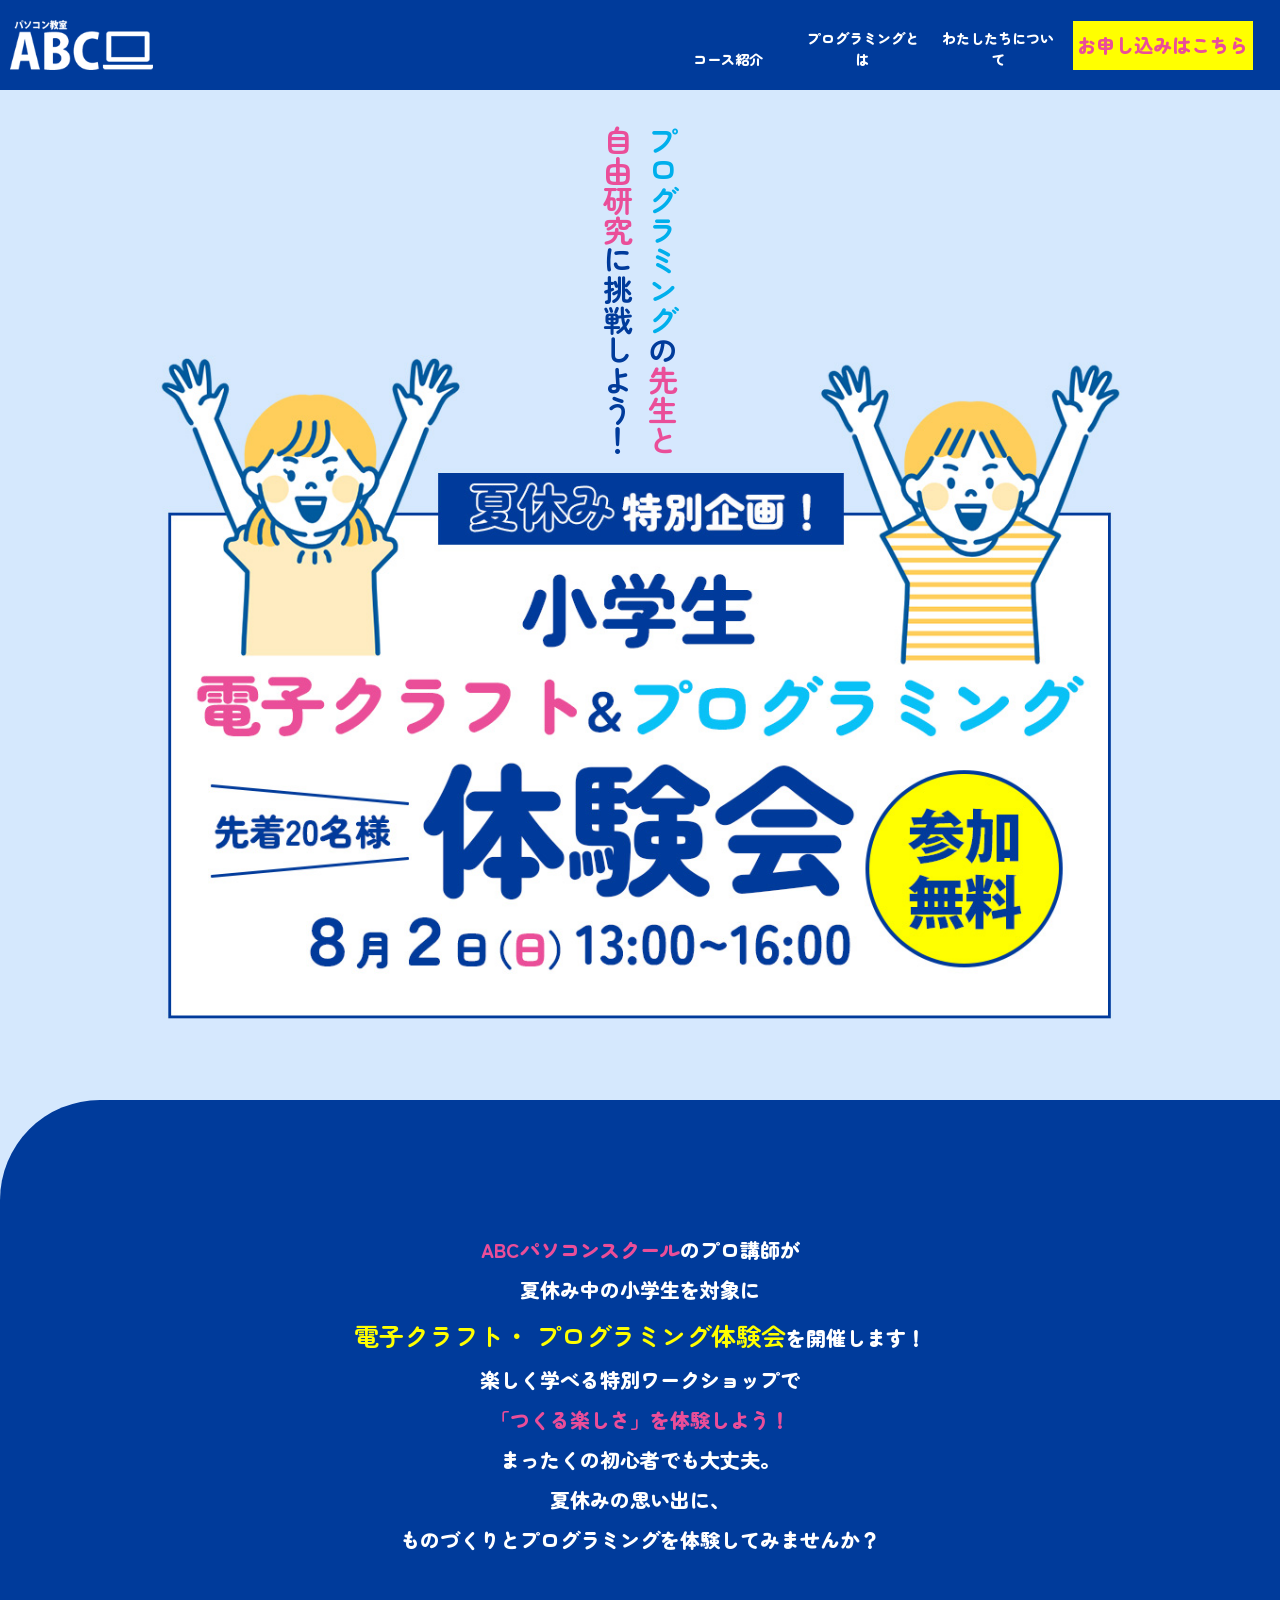
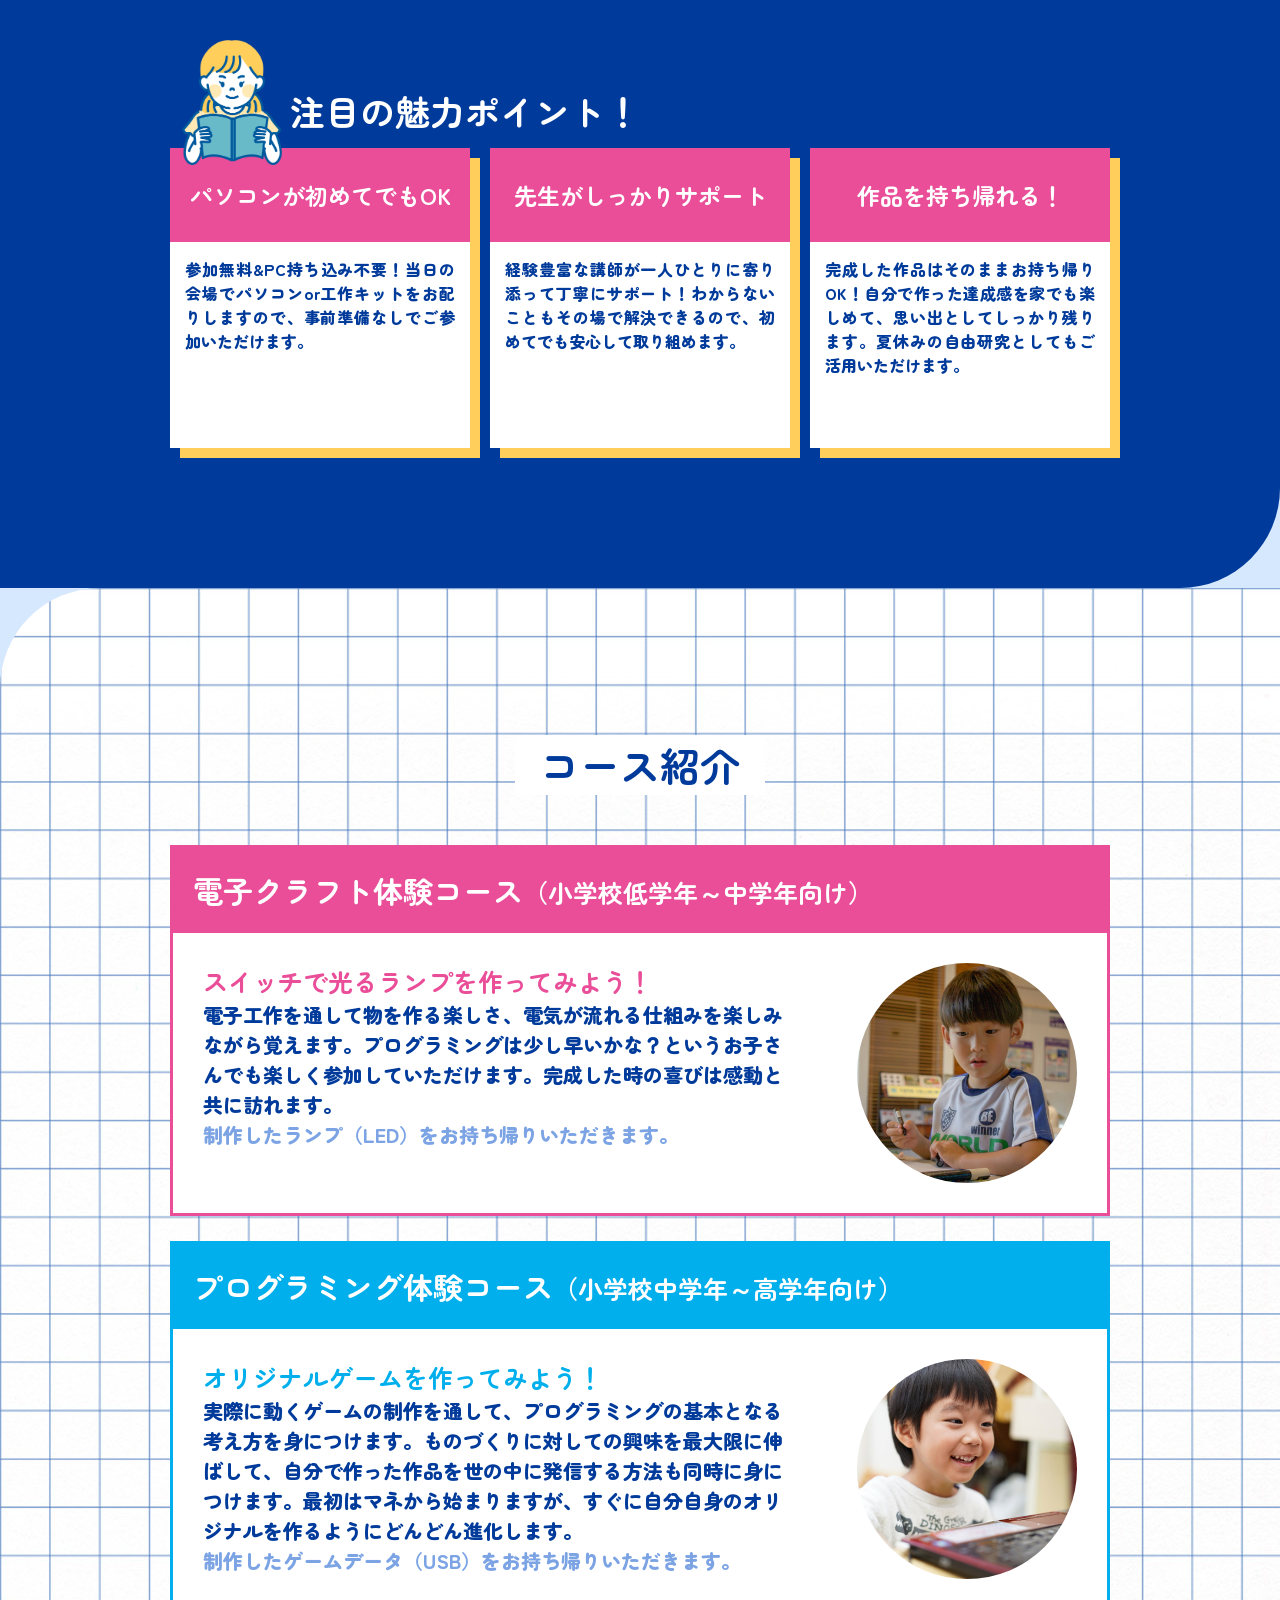
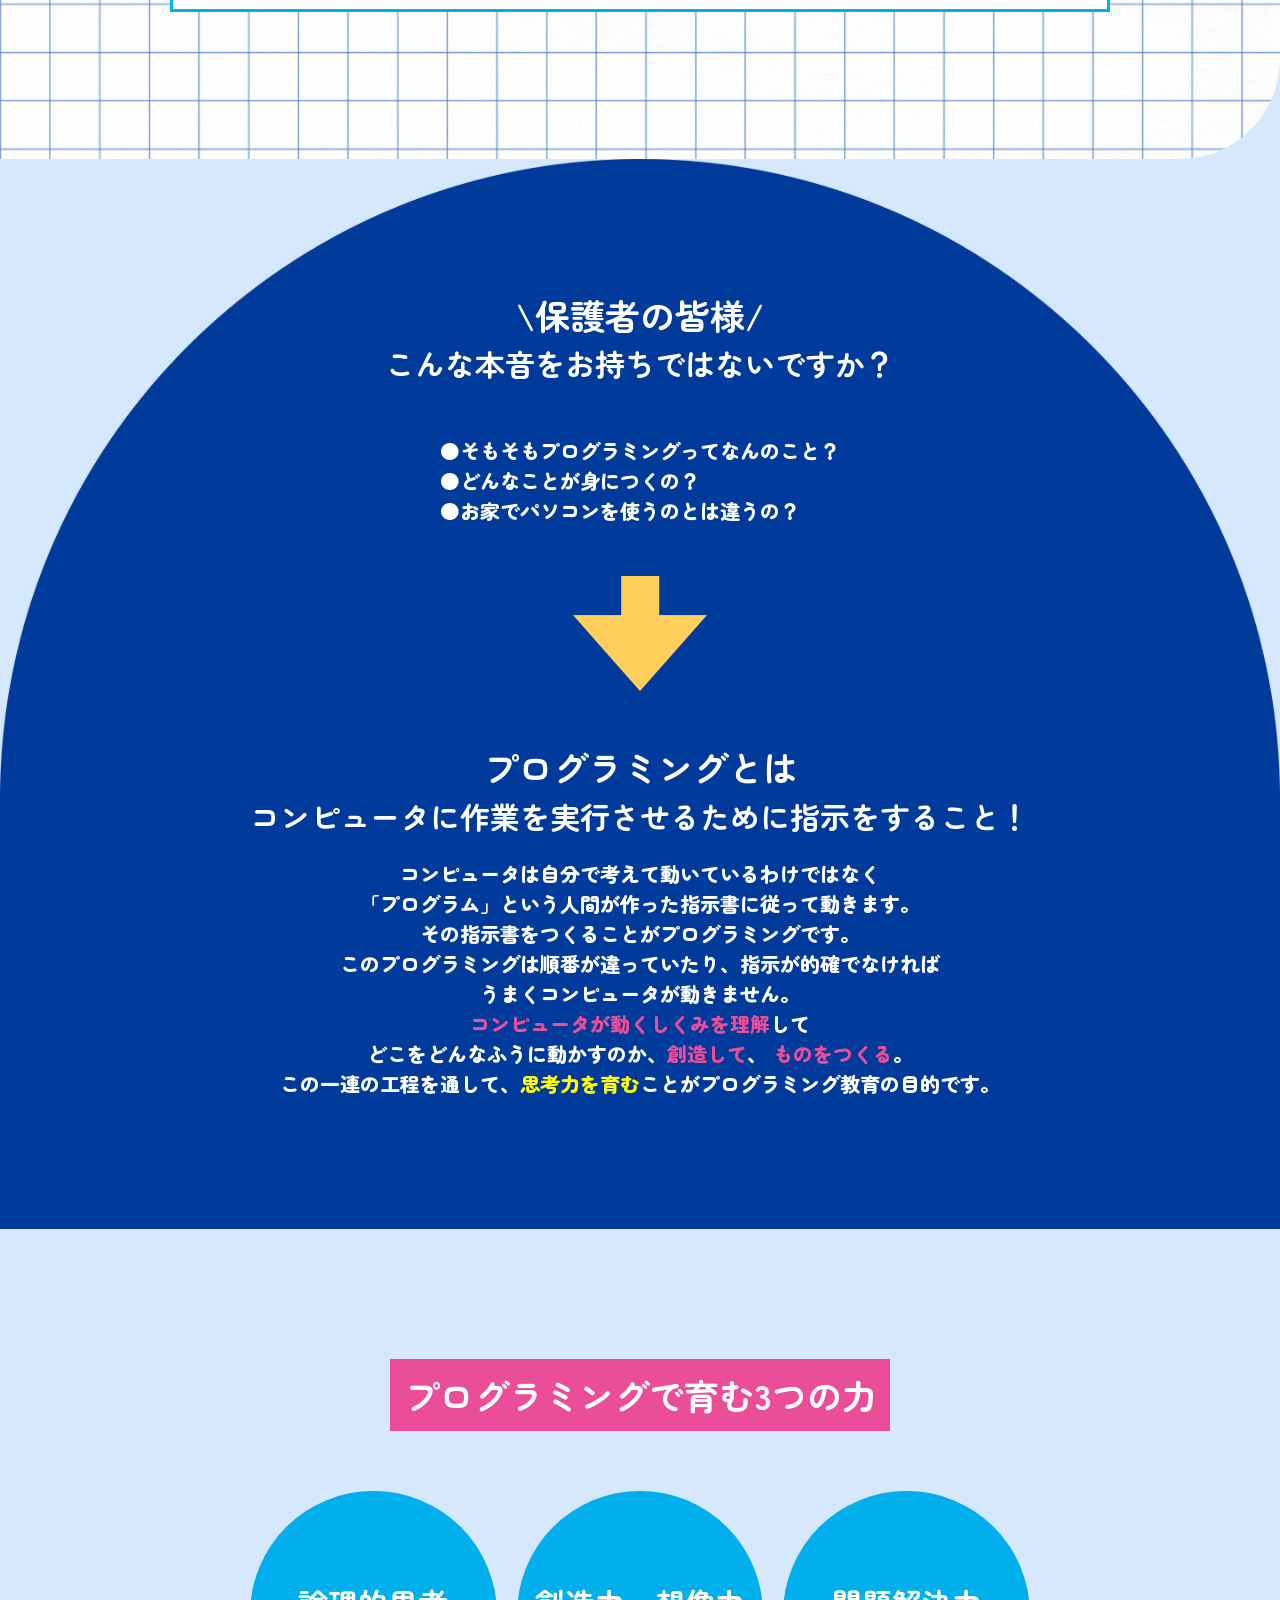
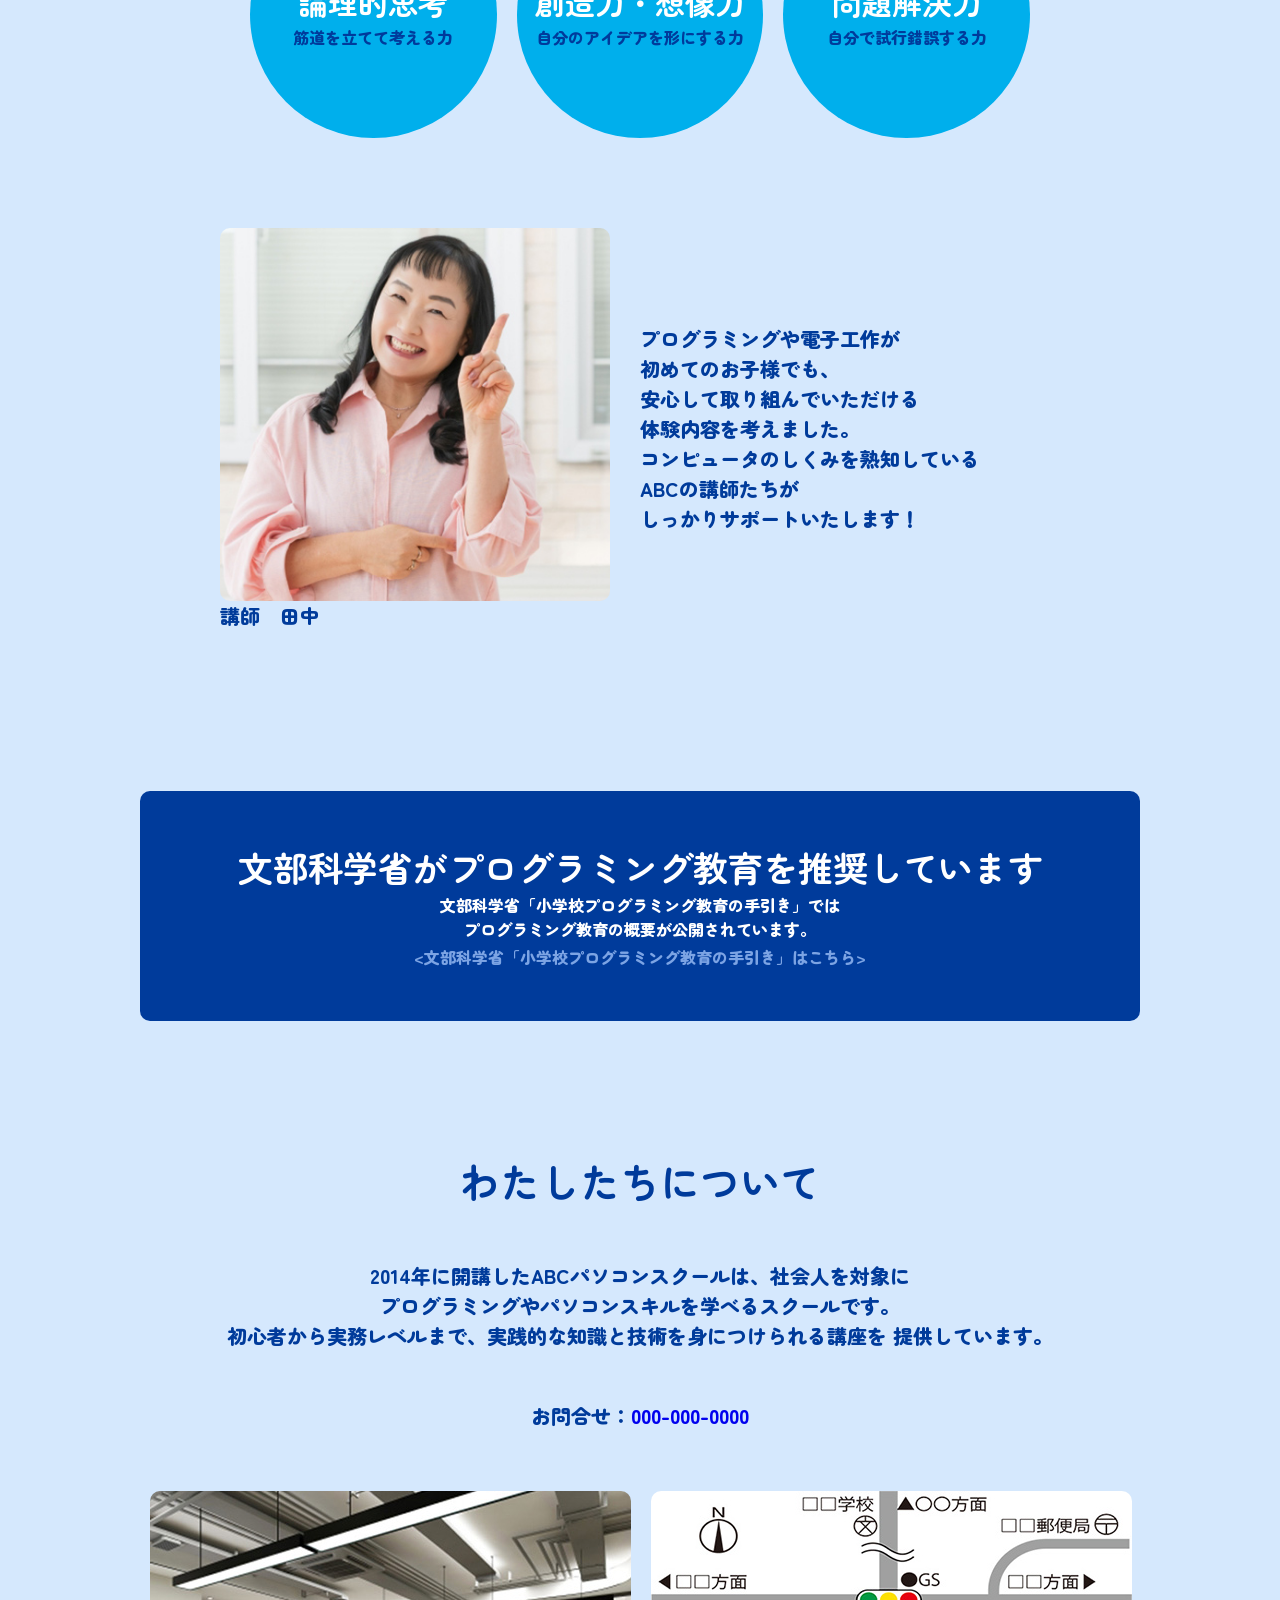
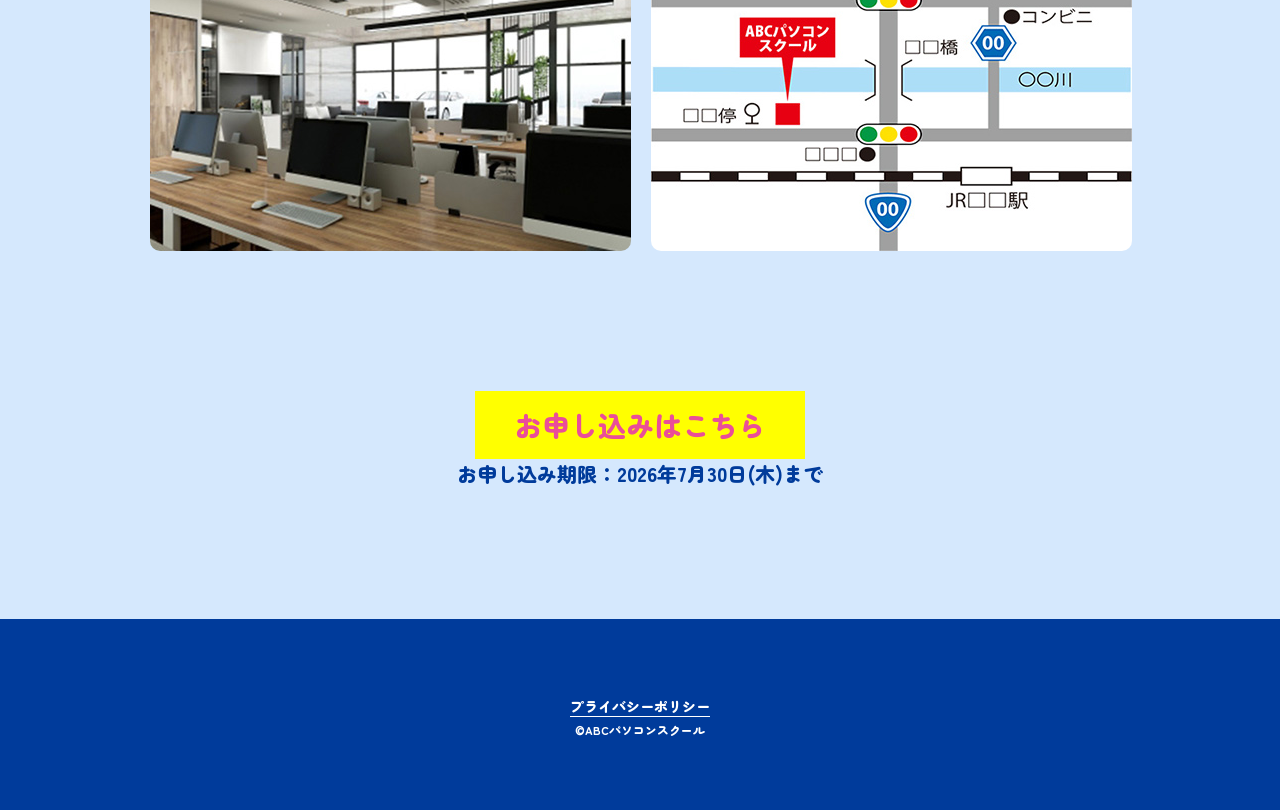
<file: index.html>
<!DOCTYPE html>
<html lang="ja">

<head>
    <meta charset="UTF-8">
    <meta name="viewport" content="width=device-width, initial-scale=1.0">
    <meta name=”robots” content=”noindex”>
    <title>【夏休み限定】小学生プログラミング体験会｜ABCパソコンスクール</title>
    <meta name="description" content="小学生向け夏休みプログラミング体験会を開催。ABCパソコンスクールの講師が、電子工作とプログラミングをやさしく指導します。初めてでも安心して参加できます。">
    <link rel="stylesheet" href="style.css">
    <link rel="shortcut icon" href="image/icon.ico" type="image/x-icon">
    <link rel="preconnect" href="https://fonts.googleapis.com">
    <link rel="preconnect" href="https://fonts.gstatic.com" crossorigin>
    <link href="https://fonts.googleapis.com/css2?family=Zen+Maru+Gothic:wght@900&display=swap" rel="stylesheet">
</head>

<body>

    <header>
        <div id="header-box">
            <h1>
                <a href="#"><img src="image/rogo.svg" alt="ABCパソコンスクール"></a>
            </h1>
            <!-- nav pcのみ表示 -->
            <nav>
                <ul>
                    <li><a href="#course">コース紹介</a></li>
                    <li><a href="#programming">プログラミングとは</a></li>
                    <li><a href="#about">わたしたちについて</a></li>
                    <li class="entry-button"><a href="entry.html">お申し込みはこちら</a></li>
                </ul>
            </nav>
            <!-- hamburger-nav tab/spのみ表示-->
            <div class="hamburger-menu">
                <input type="checkbox" id="menu-btn">
                <label for="menu-btn" class="menu-icon">
                    <span></span>
                </label>
                <div id="menu-content">
                    <ul>
                        <li><a href="#">トップ</a></li>
                        <li><a href="#course">コース紹介</a></li>
                        <li><a href="#programming">プログラミングとは</a></li>
                        <li><a href="#about">わたしたちについて</a></li>
                        <li><a href="entry.html">お申し込み</a></li>
                    </ul>
                </div>
            </div><!-- hamburger-nav end-->
        </div>
        <!-- under-entry-button tab/spのみ表示-->
        <div id="under-entry-button" class="entry-button">
            <a href="entry.html">小学生プログラミング体験会<br>お申し込みはこちら&#9654;</a>
        </div>
    </header>

    <main>
        <div id="content">
            <section id="top">
                <div id="top-text">
                    <div class="inner">
                        <h2>
                            <img src="image/top.jpg"
                                alt="夏休み特別企画！小学生　電子クラフト＆プログラミング体験会　定員先着20名　8月2日日曜日　13時から16時まで　参加無料">
                        </h2>
                        <h3>
                            <span class="pink">自由研究</span>に挑戦しよう！<br>
                            <span class="blue">プログラミング</span>の<span class="pink">先生と</span>
                        </h3>
                    </div>
                </div>
                <div id="sub-box">
                    <div id="sub-text">
                        <div class="inner">
                            <p><span class="pink">ABCパソコンスクール</span>のプロ講師が</p>
                            <p>夏休み中の小学生を対象に</p>
                            <p><span class="yellow"><strong>電子クラフト・ <br>プログラミング体験会</strong></span>を<br>開催します！</p>
                            <p>楽しく学べる特別ワークショップで</p>
                            <p><span class="pink">「つくる楽しさ」を体験しよう！</span></p>
                            <p>まったくの初心者でも大丈夫。</p>
                            <p>夏休みの思い出に、</p>
                            <p>ものづくりとプログラミングを体験してみませんか？</p>
                        </div>
                    </div>
                    <div id="point">
                        <div class="inner">
                            <div id="point-title">
                                <img id="point-image" src="image/illust/girl02.png" alt="本を読む女の子">
                                <h2>注目の魅力ポイント！</h2>
                            </div>
                            <div id="point-flex">
                                <div class="point-box">
                                    <div class="point-text">
                                        <h3>パソコンが初めてでもOK</h3>
                                    </div>
                                    <div class="point-detail1">
                                        <p>参加無料&amp;PC持ち込み不要！当日の会場でパソコンor工作キットをお配りしますので、事前準備なしでご参加いただけます。</p>
                                    </div>
                                </div>
                                <div class="point-box">
                                    <div class="point-text">
                                        <h3>先生がしっかりサポート</h3>
                                    </div>
                                    <div class="point-detail2">
                                        <p>経験豊富な講師が一人ひとりに寄り添って丁寧にサポート！わからないこともその場で解決できるので、初めてでも安心して取り組めます。</p>
                                    </div>
                                </div>
                                <div class="point-box">
                                    <div class="point-text">
                                        <h3>作品を持ち帰れる！</h3>
                                    </div>
                                    <div class="point-detail3">
                                        <p>完成した作品はそのままお持ち帰りOK！自分で作った達成感を家でも楽しめて、思い出としてしっかり残ります。夏休みの自由研究としてもご活用いただけます。
                                        </p>
                                    </div>
                                </div>
                            </div>
                        </div>
                    </div>
                </div>
            </section>
            <section id="course">
                <div class="inner">
                    <h2>コース紹介</h2>
                    <div id="course-craft">
                        <h3>
                            電子クラフト体験コース<span class="small-font">（小学校低学年～中学年向け）</span>
                        </h3>
                        <div class="course-flex">
                            <div class="course-text">
                                <h4>スイッチで光るランプを作ってみよう！</h4>
                                <p>電子工作を通して物を作る楽しさ、電気が流れる仕組みを楽しみながら覚えます。プログラミングは少し早いかな？というお子さんでも楽しく参加していただけます。完成した時の喜びは感動と共に訪れます。
                                </p>
                                <p class="lightblue">
                                    制作したランプ（LED）をお持ち帰りいただきます。
                                </p>
                            </div>
                            <div class="course-image">
                                <img src="image/course01.jpg" alt="工作を楽しむ男の子">
                            </div>
                        </div>
                    </div>
                    <div id="course-programming">
                        <h3>
                            プログラミング体験コース<span class="small-font">（小学校中学年～高学年向け）</span>
                        </h3>
                        <div class="course-flex">
                            <div class="course-text">
                                <h4>
                                    オリジナルゲームを作ってみよう！
                                </h4>
                                <p>
                                    実際に動くゲームの制作を通して、プログラミングの基本となる考え方を身につけます。ものづくりに対しての興味を最大限に伸ばして、自分で作った作品を世の中に発信する方法も同時に身につけます。最初はマネから始まりますが、すぐに自分自身のオリジナルを作るようにどんどん進化します。
                                </p>
                                <p class="lightblue">
                                    制作したゲームデータ（USB）をお持ち帰りいただきます。
                                </p>
                            </div>
                            <div class="course-image">
                                <img src="image/course02.jpg" alt="パソコンを操作する男の子">
                            </div>
                        </div>
                    </div>
                </div>
            </section>
            <section id="programming">
                <div id="programming-text">
                    <div class="inner">
                        <div id="programming-text1">
                            <h2>\保護者の皆様/</h2>
                            <h3>こんな本音をお持ちではないですか？</h3>
                            <ul>
                                <li>&#x25CF;そもそもプログラミングってなんのこと？</li>
                                <li>&#x25CF;どんなことが身につくの？</li>
                                <li>&#x25CF;お家でパソコンを使うのとは違うの？</li>
                            </ul>
                            <p><img src="image/illust/arrow.png" alt="矢印"></p>
                        </div>
                        <div id="programming-text2">
                            <h2>プログラミングとは</h2>
                            <h3 class="big-text">コンピュータに作業を実行させるために<br>指示をすること！</h3>
                            <p>
                                コンピュータは自分で考えて動いているわけではなく<br>
                                「プログラム」という人間が作った指示書に従って動きます。
                            </p>
                            <p>
                                その指示書をつくることがプログラミングです。
                            </p>
                            <p>
                                このプログラミングは順番が違っていたり、指示が的確でなければ<br>
                                うまくコンピュータが動きません。
                            </p>
                            <p>
                                <span class="pink">コンピュータが動くしくみを理解</span>して<br>
                                どこをどんなふうに動かすのか、<span class="pink">創造して</span>、 <span class="pink">ものをつくる</span>。
                            </p>
                            <p>
                                この一連の工程を通して、<span class="yellow">思考力を育む</span>ことがプログラミング教育の目的です。
                            </p>
                        </div>
                    </div>
                </div>
                <div id="programming-guide">
                    <div class="inner">
                        <h2>プログラミングで育む3つの力</h2>
                        <div id="guide-flex">
                            <div class="circle">
                                <h3>論理的思考</h3>
                                <p>筋道を立てて考える力</p>
                            </div>
                            <div class="circle">
                                <h3>創造力・想像力</h3>
                                <p>自分のアイデアを形にする力</p>
                            </div>
                            <div class="circle">
                                <h3>問題解決力</h3>
                                <p>自分で試行錯誤する力</p>
                            </div>
                        </div>
                    </div>
                </div>
                <div id="programming-teacher">
                    <div class="inner">
                        <div id="programming-teacher-flex">
                            <figure>
                                <img src="image/teacher.jpg" alt="講師　田中">
                                <figcaption>講師　田中</figcaption>
                            </figure>
                            <div id="teacher-text">
                                <p>
                                    プログラミングや電子工作が<br>
                                    初めてのお子様でも、<br>
                                    安心して取り組んでいただける<br>
                                    体験内容を考えました。
                                </p>
                                <p>
                                    コンピュータのしくみを熟知している<br>
                                    ABCの講師たちが<br>
                                    しっかりサポートいたします！
                                </p>
                            </div>
                        </div>
                    </div>
                </div>
                <div id="link">
                    <div class="inner">
                        <h2>
                            文部科学省がプログラミング教育を推奨しています
                        </h2>
                        <p>文部科学省「小学校プログラミング教育の手引き」では<br>
                            プログラミング教育の概要が公開されています。</p>
                        <a href="https://www.mext.go.jp/a_menu/shotou/zyouhou/detail/1403162.htm"
                            target="_blank">&lt;文部科学省「小学校プログラミング教育の手引き」はこちら&gt;</a>
                    </div>
                </div>
            </section>
            <section id="about">
                <div class="inner">
                    <h2>わたしたちについて</h2>
                    <p>
                        2014年に開講したABCパソコンスクールは、社会人を対象に<br>
                        プログラミングやパソコンスキルを学べるスクールです。<br>
                        初心者から実務レベルまで、実践的な知識と技術を身につけられる講座を
                        提供しています。
                    </p>
                    <p>お問合せ：<a href="tel">000-000-0000</a></p>

                    <div id="about-image">
                        <img src="image/visual.jpg" alt="教室の様子">
                        <img src="image/map.jpg" alt="ABCパソコンスクール周辺のマップ">
                    </div>
                </div>
            </section>
            <div id="entry">
                <div class="inner">
                    <a href="entry.html">
                        お申し込みはこちら
                    </a>
                    <p>お申し込み期限：2026年7月30日(木)まで</p>
                </div>
            </div>
        </div> <!-- content end -->
    </main>
    <footer>
        <div id="footer-box">
            <a href="#">プライバシーポリシー</a>
            <p><small>©ABCパソコンスクール</small></p>
        </div>
    </footer>
</body>

</html>
</file>
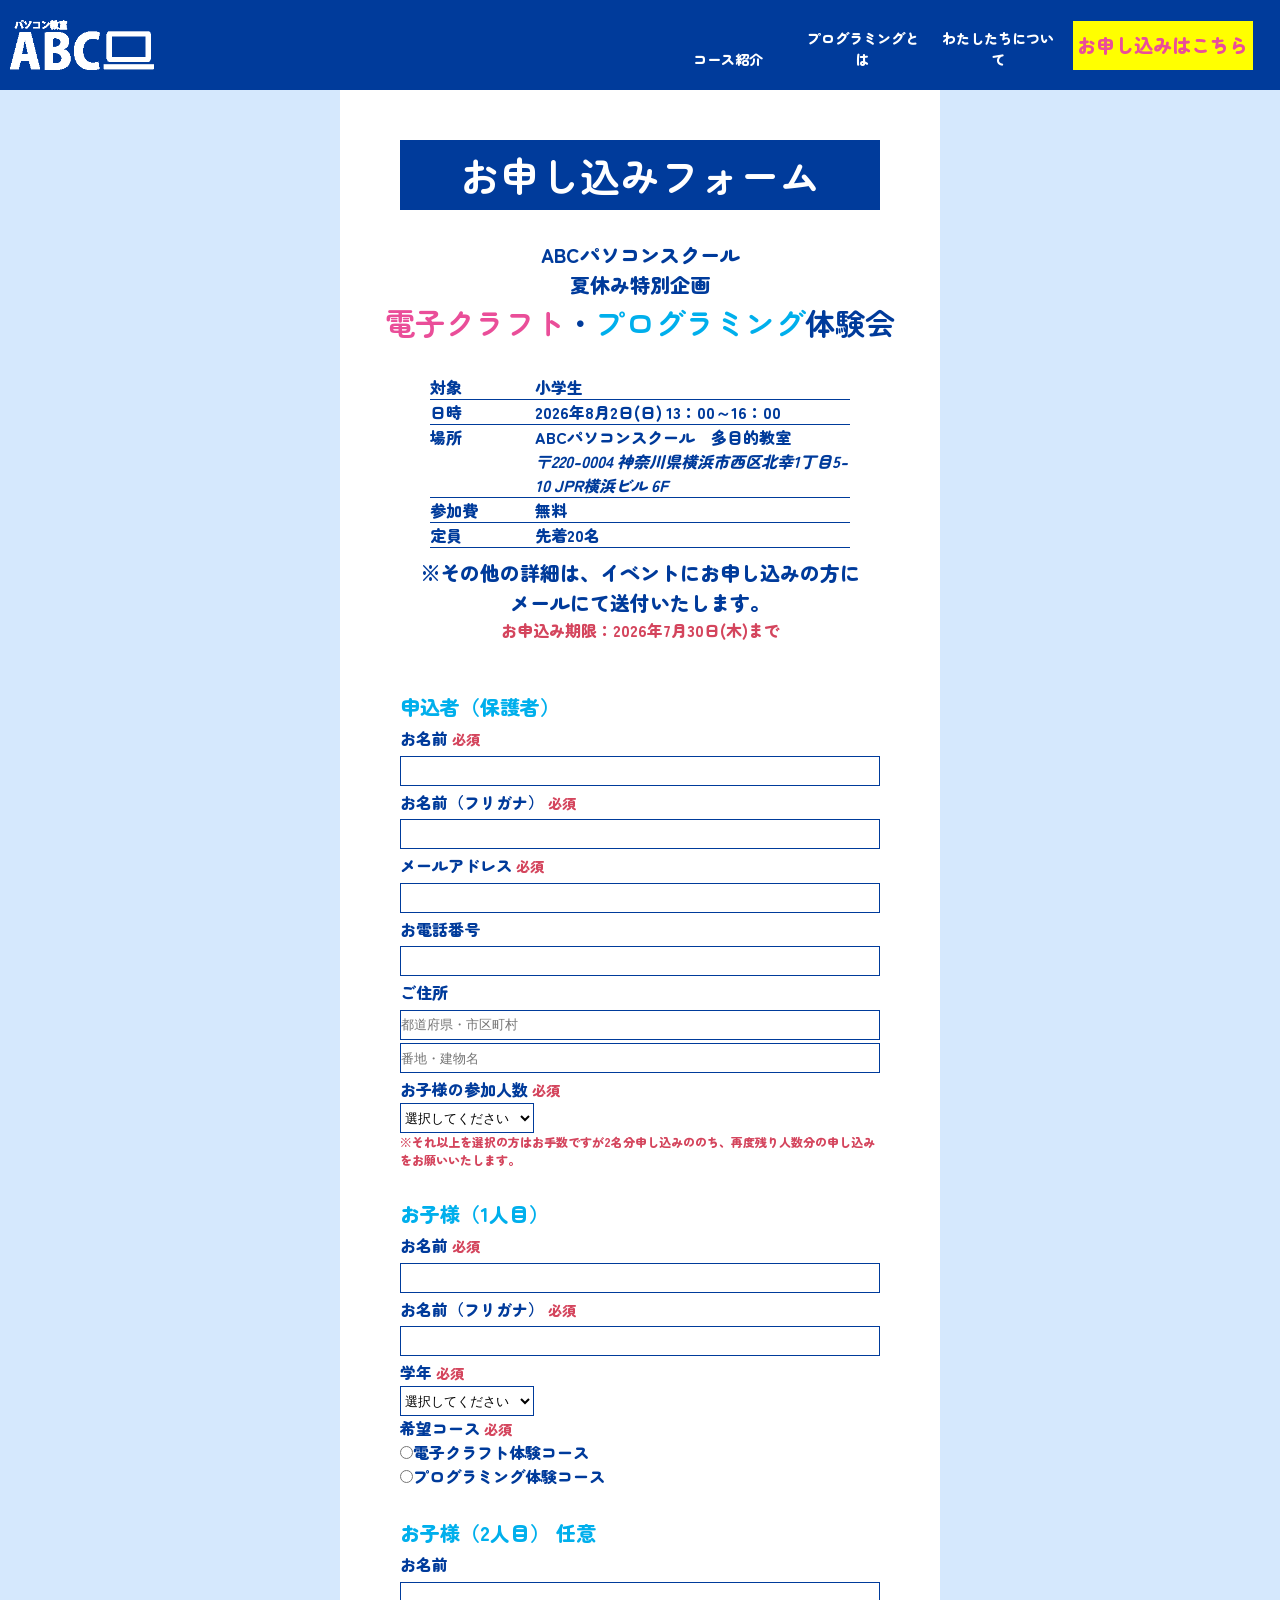
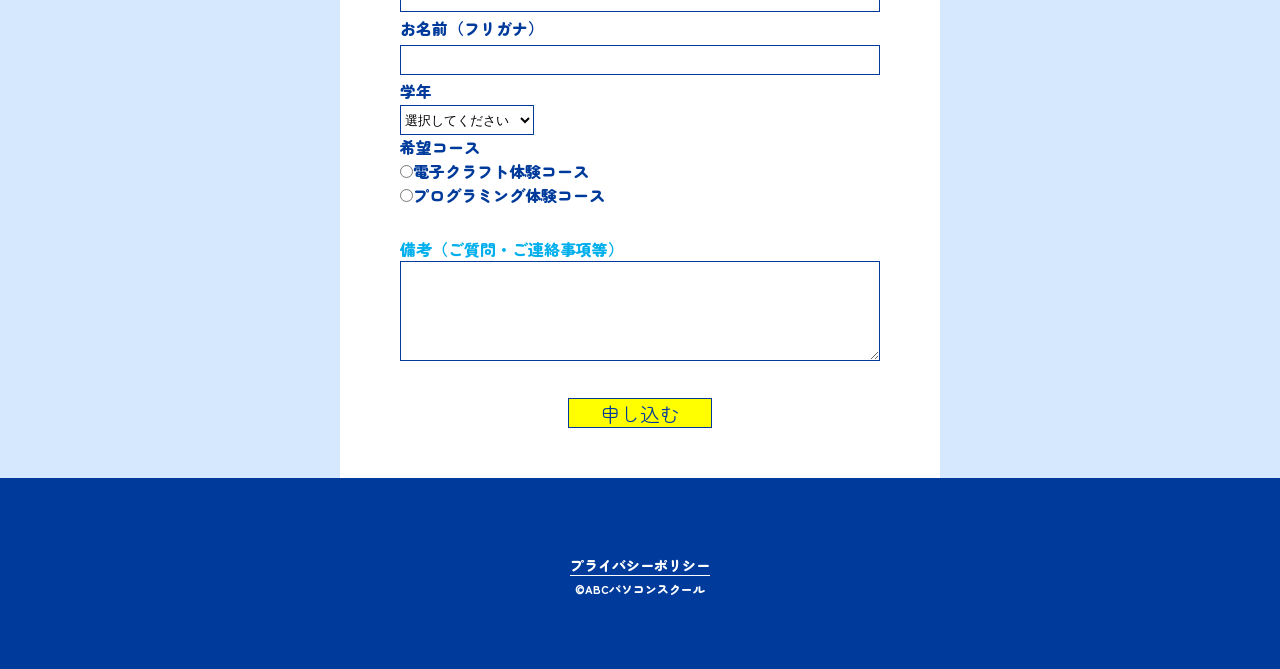
<file: entry.html>
<!DOCTYPE html>
<html lang="ja">

<head>
    <meta charset="UTF-8">
    <meta name="viewport" content="width=device-width, initial-scale=1.0">
    <title>【夏休み限定】小学生プログラミング体験会｜ABCパソコンスクール</title>
    <meta name="description" content="ABCパソコンスクールの小学生向け夏休みプログラミング体験会の申し込みページです。">
    <link rel="stylesheet" href="style.css">
    <link rel="shortcut icon" href="image/icon.ico" type="image/x-icon">
    <link rel="preconnect" href="https://fonts.googleapis.com">
    <link rel="preconnect" href="https://fonts.gstatic.com" crossorigin>
    <link href="https://fonts.googleapis.com/css2?family=Zen+Maru+Gothic:wght@900&display=swap" rel="stylesheet">
</head>

<body id="entry-page">
    <header>
        <div id="header-box">
            <h1>
                <a href="index.html"><img src="image/logo.gif" alt="ABCパソコンスクール"></a>
            </h1>
            <!-- nav pcのみ表示 -->
            <nav>
                <ul>
                    <li><a href="index.html#course">コース紹介</a></li>
                    <li><a href="index.html#programming">プログラミングとは</a></li>
                    <li><a href="index.html#about">わたしたちについて</a></li>
                    <li class="entry-button"><a href="entry.html">お申し込みはこちら</a></li>
                </ul>
            </nav>
            <!-- hamburger-menu tab/spのみ表示-->
            <div class="hamburger-menu">
                <input type="checkbox" id="menu-btn">
                <label for="menu-btn" class="menu-icon">
                    <span></span>
                </label>
                <div id="menu-content">
                    <ul>
                        <li><a href="index.html">トップ</a></li>
                        <li><a href="index.html#course">コース紹介</a></li>
                        <li><a href="index.html#programming">プログラミングとは</a></li>
                        <li><a href="index.html#about">わたしたちについて</a></li>
                        <li><a href="entry.html">お申し込み</a></li>
                    </ul>
                </div>
            </div><!-- hamburger-menu end-->
        </div>
    </header>

    <main>
        <div id="content">
            <div class="inner">
                <div id="entry-top">
                    <h2>お申し込みフォーム</h2>
                    <div id="entry-title">
                        <p>
                            ABCパソコンスクール
                        </p>
                        <p>
                            夏休み特別企画
                        </p>
                        <h3>
                            <span class="pink">電子クラフト</span>・<span class="blue">プログラミング</span>体験会
                        </h3>
                    </div>
                    <dl>
                        <dt>対象</dt>
                        <dd>小学生</dd>
                        <dt>日時</dt>
                        <dd>2026年8月2日(日) 13：00～16：00</dd>
                        <dt>場所</dt>
                        <dd>ABCパソコンスクール　多目的教室<br>
                            <address>〒220-0004 神奈川県横浜市西区北幸1丁目5-10 JPR横浜ビル 6F</address>
                        </dd>
                        <dt>参加費</dt>
                        <dd>無料</dd>
                        <dt>定員</dt>
                        <dd>先着20名</dd>
                    </dl>
                    <p>※その他の詳細は、イベントにお申し込みの方に<br>
                        メールにて送付いたします。</p>
                    <p class="highlight">お申込み期限：2026年7月30日(木)まで</p>
                </div>
                <div id="form">
                    <form>
                        <!-- 保護者の入力 -->
                        <fieldset>
                            <legend>申込者（保護者）</legend>
                            <label for="name-oya">
                                お名前&nbsp;<span class="required">必須</span>
                            </label>
                            <input class="full-width" type="text" name="name-oya" id="name-oya" required>
                            <label for="furigana-oya">
                                お名前（フリガナ）&nbsp;<span class="required">必須</span>
                            </label>
                            <input class="full-width" type="text" name="furigana-oya" id="furigana-oya"
                                pattern="(?=.*?[\u30A1-\u30FC])[\u30A1-\u30FC\s]*" required>
                            <label for="email">
                                メールアドレス&nbsp;<span class="required">必須</span>
                            </label>
                            <input class="full-width" type="email" name="email" id="email" required>
                            <label for="tel">
                                お電話番号
                            </label>
                            <input type="tel" name="tel" id="tel" class="full-width">
                            <label for="address1">
                                ご住所
                            </label>
                            <input class="full-width" type="text" name="address1" id="address1" placeholder="都道府県・市区町村">
                            <label for="address2">
                                <input class="full-width" type="text" name="address2" id="address2"
                                    placeholder="番地・建物名">
                            </label>
                            <label for="number-ko">
                                お子様の参加人数&nbsp;<span class="required">必須</span>
                            </label>
                            <select name="number-ko" id="number-ko" required>
                                <option value="">選択してください</option>
                                <option value="number-ko1">1名</option>
                                <option value="number-ko1">2名</option>
                                <option value="number-ko1">それ以上</option>
                            </select>
                            <p class="notes">※それ以上を選択の方はお手数ですが2名分申し込みののち、再度残り人数分の申し込みをお願いいたします。</p>
                        </fieldset>
                        <!-- 一人目のお子様の入力 -->
                        <fieldset>
                            <legend>お子様（1人目）</legend>
                            <label for="name-ko1">
                                お名前&nbsp;<span class="required">必須</span>
                            </label>
                            <input class="full-width" type="text" name="name-ko1" id="name-ko1" required>
                            <label for="firigana-ko1">
                                お名前（フリガナ）&nbsp;<span class="required">必須</span>
                            </label>
                            <input class="full-width" type="text" name="firigana-ko1" id="firigana-ko1"
                                pattern="(?=.*?[\u30A1-\u30FC])[\u30A1-\u30FC\s]*" required class="red">
                            <label for="schoolyear1">
                                学年&nbsp;<span class="required">必須</span>
                            </label>
                            <select name="schoolyear1" id="schoolyear1" required>
                                <option value="">選択してください</option>
                                <option value="1year">1年生</option>
                                <option value="2year">2年生</option>
                                <option value="3year">3年生</option>
                                <option value="4year">4年生</option>
                                <option value="5year">5年生</option>
                                <option value="6year">6年生</option>
                            </select>

                            <div class="radio">
                                <label for="course1">
                                    希望コース&nbsp;<span class="required">必須</span>
                                </label>
                                <input type="radio" name="choice1" value="craft" id="course1" required>電子クラフト体験コース
                                <label for="course2">
                                </label>
                                <input type="radio" name="choice1" value="programming" id="course2">プログラミング体験コース
                            </div>
                        </fieldset>
                        <!-- 二人目のお子様がいる場合の入力 -->
                        <fieldset>
                            <legend>お子様（2人目）&nbsp;<span class="any">任意</span></legend>
                            <label for="name-ko2">
                                お名前
                            </label>
                            <input class="full-width" type="text" name="name-ko2" id="name-ko2">
                            <label for="firigana-ko2">
                                お名前（フリガナ）
                            </label>
                            <input class="full-width" type="text" name="firigana-ko2" id="firigana-ko2"
                                pattern="(?=.*?[\u30A1-\u30FC])[\u30A1-\u30FC\s]*" class="red">
                            <label for="schoolyear2">
                                学年
                            </label>
                            <select name="schoolyear2" id="schoolyear2">
                                <option value="">選択してください</option>
                                <option value="1year">1年生</option>
                                <option value="2year">2年生</option>
                                <option value="3year">3年生</option>
                                <option value="4year">4年生</option>
                                <option value="5year">5年生</option>
                                <option value="6year">6年生</option>
                            </select>
                            <div class="radio">
                                <label for="course3">
                                    希望コース
                                </label>
                                <input type="radio" name="choice2" value="craft" id="course3">電子クラフト体験コース
                                <label for="course4">
                                </label>
                                <input type="radio" name="choice2" value="programming" id="course4">プログラミング体験コース
                            </div>
                        </fieldset>
                        <fieldset>
                            <label>
                                <legend>備考（ご質問・ご連絡事項等）</legend>
                                <textarea name="textarea"></textarea>
                            </label>
                        </fieldset>
                        <div id="submit">
                            <input type="submit" name="submit" value="申し込む">
                        </div>
                    </form>
                </div>
            </div>
        </div>
    </main>
    <footer>
        <div id="footer-box">
            <a href="#">プライバシーポリシー</a>
            <p><small>©ABCパソコンスクール</small></p>
        </div>
    </footer>
</body>

</html>
</file>
<file: style.css>
@charset "utf-8";

/* 全体css */
* {
    margin: 0;
    padding: 0;
}

*,
*::before,
*::after {
    box-sizing: border-box;
}

html {
    scroll-behavior: smooth;
}

body {
    background-color: #d5e8fd;
    font-size: 20px;
    font-family: "Zen Maru Gothic", sans-serif;
    font-weight: 900;
    font-style: normal;
    line-height: 1.5;
}

ul,
ol {
    list-style-type: none;
}

a {
    text-decoration: none;
}

img {
    display: block;
    max-width: 100%;
}

h2 {
    font-size: 40px;
}

h3 {
    font-size: 30px;
}

h4 {
    font-size: 25px;
}

p {
    font-size: 20px;
    color: #003b9b;
}

.pink {
    color: #ea4e99;
}

.blue {
    color: #00afec;
}

.yellow {
    color: #ffff00;
}

.lightblue {
    color: #7ca4e4;
}

/* header css */
header {
    max-width: 1960px;
    width: 100%;
    position: sticky;
    top: 0;
    left: 0;
    z-index: 999999;
    background-color: #003b9b;
}

#header-box {
    display: flex;
    align-items: end;
    height: 90px;
}

#header-box h1 a img {
    height: 100px;
    padding: 30px 10px 20px 10px;
}

#header-box h1,
nav {
    width: 50%;
}

nav ul {
    display: flex;
    justify-content: space-around;
    align-items: end;
    padding: 20px;
}

nav ul li {
    width: 20%;
    text-align: center;
}

nav ul li a {
    display: block;
    font-size: 14px;
    color: #fff;
}

nav ul .entry-button {
    width: 30%;
    background-color: #ffff00;
}

nav ul .entry-button a {
    padding: 10px 0;
    font-size: clamp(14px, 1.5vw, 20px);
    color: #ea4e99;
}

/* hamburger-menu pc非表示 */
.hamburger-menu {
    display: none;
}

.menu-icon {
    position: fixed;
    top: 15px;
    right: 15px;
    z-index: 90;
    display: flex;
    justify-content: center;
    align-items: center;
    width: 60px;
    height: 60px;
    background-color: #fff;
}

.menu-icon span,
.menu-icon span:before,
.menu-icon span:after {
    position: absolute;
    display: block;
    height: 3px;
    width: 25px;
    border-radius: 3px;
    background-color: #003b9b;
    content: '';
}

.menu-icon span:before {
    bottom: 8px;
}

.menu-icon span:after {
    top: 8px;
}

#menu-btn:checked~.menu-icon span {
    background-color: #fff;
}

#menu-btn:checked~.menu-icon span::before {
    bottom: 0;
    transform: rotate(45deg);
}

#menu-btn:checked~.menu-icon span::after {
    top: 0;
    transform: rotate(-45deg);
}

/* チェックボタン非表示 */
#menu-btn {
    display: none;
}

#menu-content {
    position: fixed;
    top: 0;
    right: -100%;
    z-index: 80;
    width: 40%;
    height: 100%;
    background-color: #ffffffE6;
}

#menu-content ul {
    padding: 70px 10px 0;
}

#menu-content ul li {
    border-bottom: solid 1px #003b9b;
}

#menu-content ul li a {
    position: relative;
    display: block;
    width: 100%;
    padding: 9px 15px 10px 0;
    font-size: 16px;
    color: #003b9b;
}

#menu-btn:checked~#menu-content {
    right: 0;
    transition: all 0.5s;
}

/* under-entry-button pc非表示 */
#under-entry-button {
    display: none;
}

#under-entry-button a {
    width: 100%;
    padding: 10px 0;
    cursor: pointer;
    text-align: center;
    background-color: #ffff00;
    display: block;
    color: #ea4e99;
}

/* main */
/* top */
#content {
    max-width: 1960px;
    width: 100%;
}

.inner {
    max-width: 1000px;
    margin: 0 auto;
}

#top {
    position: relative;
}

#top-text .inner::before {
    content: "";
    display: block;
    height: 250px;
}

#top-text h3 {
    position: absolute;
    top: 35px;
    left: 50%;
    transform: translateX(-50%);
    writing-mode: vertical-lr;
    text-orientation: upright;
    color: #003b9b;
}

#sub-box {
    margin: 60px 0 0 0;
    border-radius: 100px 0;
    background-color: #003b9b;
}

#sub-text .inner {
    padding: 130px 0 0 0;
}

#sub-text .inner p {
    line-height: 2;
    text-align: center;
    color: #fff;
}

#sub-text .inner br {
    display: none;
}

#sub-text .inner p .yellow {
    font-size: 25px;
}

/* point */
#point .inner {
    padding-bottom: 130px;
}

#point-image {
    position: relative;
    top: 80px;
    left: 42px;
    z-index: 1;
    max-width: 100px;
}

#point h2 {
    text-indent: 150px;
    font-size: 35px;
    color: #fff;
}

#point-flex {
    display: flex;
    justify-content: center;
    align-items: center;
}

#point-flex .point-box {
    position: relative;
    width: 300px;
    margin: 10px;
    aspect-ratio: 1;
    box-shadow: 10px 10px 0 #ffce5b;
    background-color: #fff;
}

#point-flex .point-text {
    background-color: #ea4e99;
}

#point-flex .point-text h3 {
    padding: 30px 10px;
    text-align: center;
    font-size: 23px;
    color: #fff;
}

.point-detail1,
.point-detail2,
.point-detail3 {
    width: 100%;
    height: 60%;
    background-color: #fff;
    background-size: 60px;
    background-position: right 10px bottom;
    background-repeat: no-repeat;
}

.point-detail1 p,
.point-detail2 p,
.point-detail3 p {
    padding: 15px;
    text-align: justify;
    font-size: 16px;
    color: #003b9b;
}

/* course */
#course {
    background-image: url(image/back01.jpg);
    border-radius: 100px 0;
}

#course .inner {
    padding: 147px 30px;
}

#course h2 {
    width: 250px;
    margin: 0 auto;
    text-align: center;
    background-color: #fff;
    color: #003b9b;
}

#course-craft {
    margin: 50px 0 25px 0;
    border: 3px solid #ea4e99;
    background-color: #fff;
}

#course-craft h3 {
    padding: 20px;
    background-color: #ea4e99;
    color: #fff;
}

#course-craft h4 {
    color: #ea4e99;
}

#course-programming {
    border: 3px solid #00afec;
    background-color: #fff;
}


#course-programming h3 {
    padding: 20px;
    background-color: #00afec;
    color: #fff;
}

#course-programming h4 {
    color: #00afec;
}

.small-font {
    font-size: 25px;
}

.course-flex {
    display: flex;
}

#course img {
    border-radius: 50%;
}

#course .course-text {
    width: 70%;
    padding: 30px;
}

#course .course-image {
    width: 30%;
    padding: 30px;
}

/* programming */
#programming-text {
    text-align: center;
    background-image: url(image/back02.jpg);
    background-color: #003b9b;
    background-size: 100%;
    background-position: top;
    background-repeat: no-repeat;
}

#programming-text .inner {
    padding: 130px 0 130px 0;
}

#programming h2 {
    font-size: 35px;
    color: #fff;
}

#programming h3 {
    font-size: 30px;
    color: #fff;
}

#programming-text p {
    color: #fff;
}

#programming-text1 ul {
    width: fit-content;
    margin: 0 auto;
    padding: 50px 0;
    text-align: left;
}

#programming-text1 ul li {
    color: #fff;
}

#programming-text1 p img {
    margin: 0 auto;
}

#programming-text2 {
    padding: 50px 0 0 0;
}

#programming-text2 .big-text {
    padding: 0 0 20px 0;
}

#programming-text2 h3 br {
    display: none;
}

#programming-guide .inner {
    padding: 130px 0 50px 0;
}

#programming-guide h2 {
    padding: 10px;
    margin: 0 auto 50px auto;
    width: 50%;
    white-space: nowrap;
    text-align: center;
    font-size: 35px;
    background-color: #ea4e99;
}

#guide-flex {
    width: 80%;
    margin: 0 auto;
    display: flex;
    justify-content: center;
    align-items: center;
}

.circle {
    display: flex;
    flex-direction: column;
    justify-content: center;
    align-items: center;
    width: 33%;
    aspect-ratio: 1;
    margin: 10px;
    text-align: center;
    background-color: #00afec;
    border-radius: 50%;
    color: #fff;
}

#guide-flex p {
    font-size: 16px;
}

#programming-teacher-flex {
    width: 90%;
    margin: 0 auto;
    display: flex;
    justify-content: center;
    align-items: center;
}

#programming-teacher figure {
    width: 50%;
    padding: 30px;
}

#programming-teacher figure img {
    border-radius: 10px;
}

#programming-teacher figure figcaption {
    color: #003b9b;
}

#programming-teacher #teacher-text {
    width: 50%;
    padding: 30px 30px 30px 0;
}

/* link */
#link {
    padding: 130px 0 0 0;
}

#link .inner {
    width: 90%;
    margin: auto;
    padding: 50px 0;
    border-radius: 10px;
    text-align: center;
    background-color: #003b9b;
}

#link p {
    font-size: 16px;
    color: #fff;
}

#link a {
    font-size: 16px;
    color: #7ca4e4;
}

/* about */
#about {
    text-align: center;
}

#about .inner {
    padding: 130px 0 0 0;
}

#about h2 {
    width: 100%;
    text-align: center;
    color: #003b9b;
}

#about .inner p {
    margin: 50px 0;
}

#about-image {
    display: flex;
}

#about-image img {
    margin: 10px;
    border-radius: 10px;
}

/* entry */
#entry .inner {
    padding: 130px 0;
}

#entry a {
    display: block;
    text-align: center;
    width: 33%;
    margin: 0 auto;
    padding: 13px 0;
    font-size: 28px;
    background-color: #ffff00;
    color: #ea4e99;
}

#entry p {
    text-align: center;
    color: #003b9b;
}

/* entryページ ここから */
#entry-page .inner {
    max-width: 600px;
    margin: 0 auto;
    background-color: #fff;
}

#entry-top h2 {
    width: 80%;
    margin: 0 auto;
    padding: 5px;
    background-color: #003b9b;
    text-align: center;
    color: #fff;
}

#entry-title {
    margin: 30px 0;
    text-align: center;
    color: #003b9b;
}

#entry-top {
    padding: 50px 0 0 0;
}

#entry-top p {
    text-align: center;
}

#entry-top dl {
    display: flex;
    flex-wrap: wrap;
    width: 70%;
    margin: 10px auto;
}

#entry-top dl dt {
    width: 25%;
    font-size: 16px;
    color: #003b9b;
    border-bottom: 1px solid #003b9b;
}

#entry-top dl dd {
    width: 75%;
    font-size: 16px;
    color: #003b9b;
    border-bottom: 1px solid #003b9b;
}

#entry-top .highlight {
    margin-bottom: 50px;
    text-align: center;
    font-size: 16px;
    color: #d4455d;
}

/* form */
#form {
    width: 80%;
    margin: 0 auto;
}

fieldset {
    border: none;
    margin: 30px 0;
}

.full-width {
    width: 100%;
    height: 30px;
    border: 1px solid #003b9b;
    background-color: #fff;
}

#form select {
    display: block;
    width: 28%;
    height: 30px;
    border: 1px solid #003b9b;
    background-color: #fff;
}

#form label {
    font-size: 16px;
    color: #003b9b;
}

.required {
    font-size: 14px;
    color: #d4455d;
}

legend {
    text-align: left;
    color: #00afec;
}

.notes {
    font-size: 12px;
    color: #d4455d;
}

.radio {
    font-size: 16px;
    color: #003b9b;
}

.radio label {
    display: block;
}

textarea {
    width: 100%;
    height: 100px;
    border: 1px solid #003b9b;
}

#submit {
    width: 30%;
    margin: 0 auto;
}

input[name="submit"] {
    width: 100%;
    height: 30px;
    margin: 0 0 50px 0;
    border: 1px solid #003b9b;
    font-size: 20px;
    font-family: "Zen Maru Gothic", sans-serif;
    color: #003b9b;
    background-color: #ffff00;
}

/* footer */
footer {
    text-align: center;
    background-color: #003b9b;
}

#footer-box {
    padding: 70px;
}

footer a {
    border-bottom: 1px solid #fff;
    font-size: 14px;
    color: #fff;
}

footer p {
    font-size: 14px;
    color: #fff;
}

/* タブレットCSS */
@media screen and (max-width:1039px) {
    #about {
        padding: 0 30px;
    }

    #about-image {
        width: 100%;
        display: flex;
        flex-direction: column;
    }
}

@media screen and (max-width:959px) {

    /* hamburger-menu表示 */
    .hamburger-menu {
        display: block;
    }

    nav {
        display: none;
    }

    #under-entry-button {
        display: block;
        position: sticky;
        bottom: 0;
        left: 0;
    }

    #top-text .inner::before {
        height: 300px;
    }

    /* チェック時に表示 */
    #menu-btn:checked~nav {
        display: block;
    }

    #sub-text {
        margin-bottom: 50px;
    }

    #point-flex {
        display: flex;
        flex-direction: column;
    }

    #point-title {
        width: 300px;
        margin: 0 auto;
    }

    #point-image {
        position: relative;
        top: 0;
        left: 0;
        z-index: 1;
        max-width: 100px;
    }

    #point h2 {
        font-size: 30px;
        color: #fff;
    }

    #point-title h2 {
        text-indent: 0;
        text-align: center;
    }

    #course .inner .course-text {
        width: 100%;
        padding: 30px;
    }

    #course .inner .course-image {
        width: 100%;
        padding: 30px;
    }

    #programming-guide h2 {
        width: 80%;
    }

    #programming h3 {
        font-size: 22px;
    }

    #programming-text2 {
        width: 90%;
        margin: 0 auto;
        padding: 50px 40px 0 40px;
    }

    #programming-text2 p {
        text-align: justify;
    }

    #programming-text2 h3 br {
        display: inline;
    }

    #programming-text2 br {
        display: none;
    }

    #guide-flex h3 {
        font-size: 25px;
    }

    #guide-flex p {
        font-size: 16px;
    }

    .circle {
        width: 200px;
        height: 200px;
        aspect-ratio: 1;
    }

    #programming-teacher #teacher-text p {
        font-size: 16px;
    }

    #link {
        padding: 130px 30px 0 30px;
    }

    #link .inner {
        padding: 50px 30px;
    }

    #about {
        padding: 0 30px;
    }

    #about .inner p {
        width: 90%;
        margin: 30px auto;
        text-align: justify;
    }

    #about .inner p br {
        display: none;
    }

    #entry a {
        width: 50%;
    }
}

@media screen and (max-width:785px) {
    #course-craft h3 .small-font {
        display: block;
    }

    #course-programming h3 .small-font {
        display: block;
    }

    #programming-teacher #teacher-text p br {
        display: none;
    }
}

@media screen and (max-width:659px) {
    #guide-flex {
        display: flex;
        flex-direction: column;
        justify-content: center;
        align-items: center;
    }
}

/* SP css */
@media screen and (max-width:599px) {

    h2 {
        font-size: 30px;
    }

    h3 {
        font-size: 25px;
    }

    h4 {
        font-size: 20px;
    }

    p {
        font-size: 16px;
    }

    #top-text .inner::before {
        height: 275px;
    }

    #top-text h3 {
        font-size: 25px;
    }

    #sub-text .inner p .yellow {
        font-size: 22px;
    }

    #sub-text .inner {
        padding: 130px 20px 0 20px;
    }

    #sub-text .inner br {
        display: inline;
    }

    #course h2 {
        width: 200px;
        text-align: center;
        font-size: 30px;
    }

    .course-flex {
        display: flex;
        flex-direction: column;
        justify-content: center;
        align-items: center;
    }

    #course .inner .course-image {
        padding: 0 30px 30px 30px;
    }

    #course .inner .course-image img {
        margin: auto;
    }

    #course-craft h3 .small-font {
        font-size: 20px;
    }

    #course-programming h3 .small-font {
        font-size: 20px;
    }

    #programming h2 {
        font-size: 25px;
    }

    #programming-text1 {
        padding: 0 30px 0 30px
    }

    #programming-text1 p {
        font-size: 25px;
    }

    #programming-text1 ul li {
        font-size: 16px;
    }

    #programming-guide ul li {
        padding-top: 10%;
        font-size: 20px;
    }

    #programming-text2 .big-text {
        font-size: 25px;
    }

    #programming-text2 h3,
    #programming-text2 .big-text {
        font-size: 22px;
    }

    #programming-guide ul li:nth-last-of-type(2) {
        padding-top: 8%;
    }

    #programming-guide h2 {
        width: 90%;
        font-size: 20px;
    }

    #guide-flex h3 {
        font-size: 22px;
    }

    #guide-flex p {
        font-size: 14px;
    }

    #programming-teacher-flex {
        display: flex;
        flex-direction: column;
        justify-content: center;
    }

    #programming-teacher #teacher-text p {
        margin: 0 auto;
        text-align: left;
    }

    #programming-teacher figure {
        width: 80%;
    }

    #programming-teacher #teacher-text {
        width: 80%;
        padding: 0;
        text-align: center;
    }

    #link p {
        text-align: left;
    }

    #link p br {
        display: none;
    }

    #entry a {
        font-size: 20px;
    }

    /* entry page */
    #entry-page h3 {
        padding: 0 20px;
    }
}
</file>
